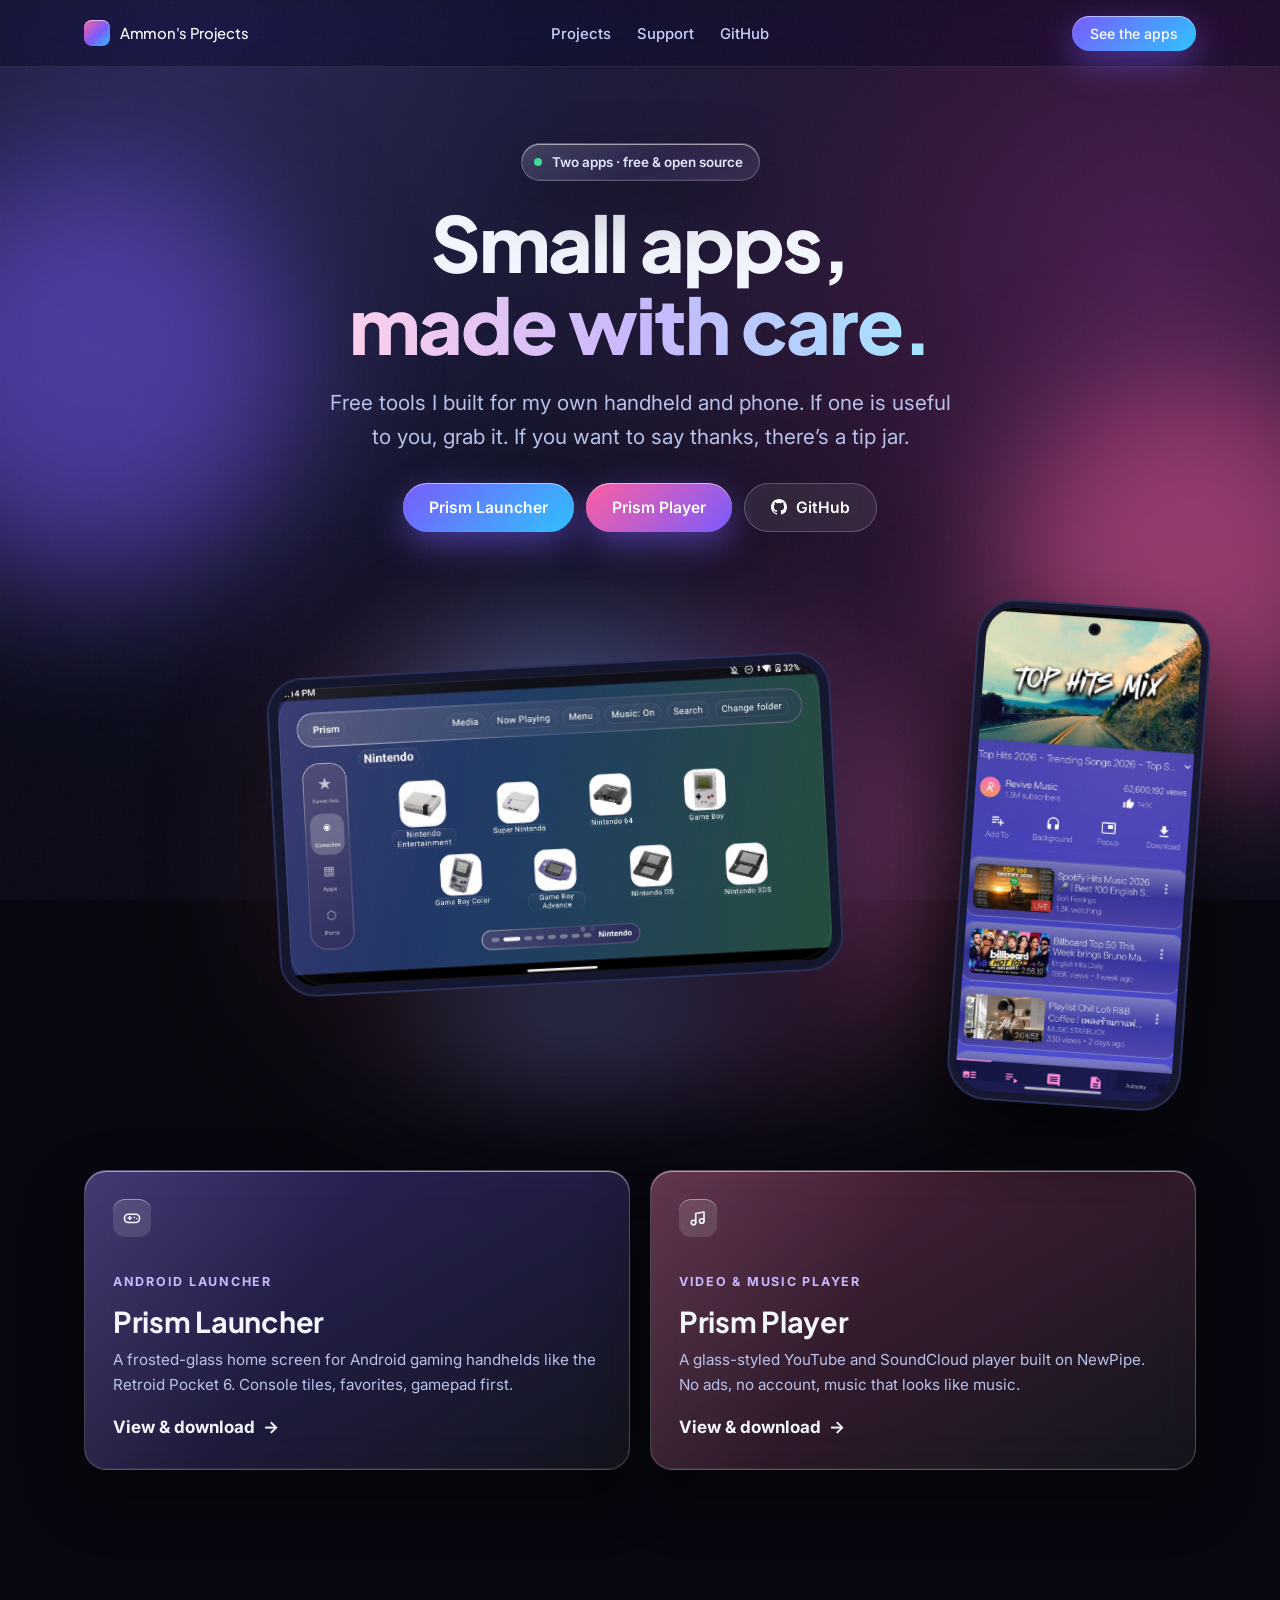
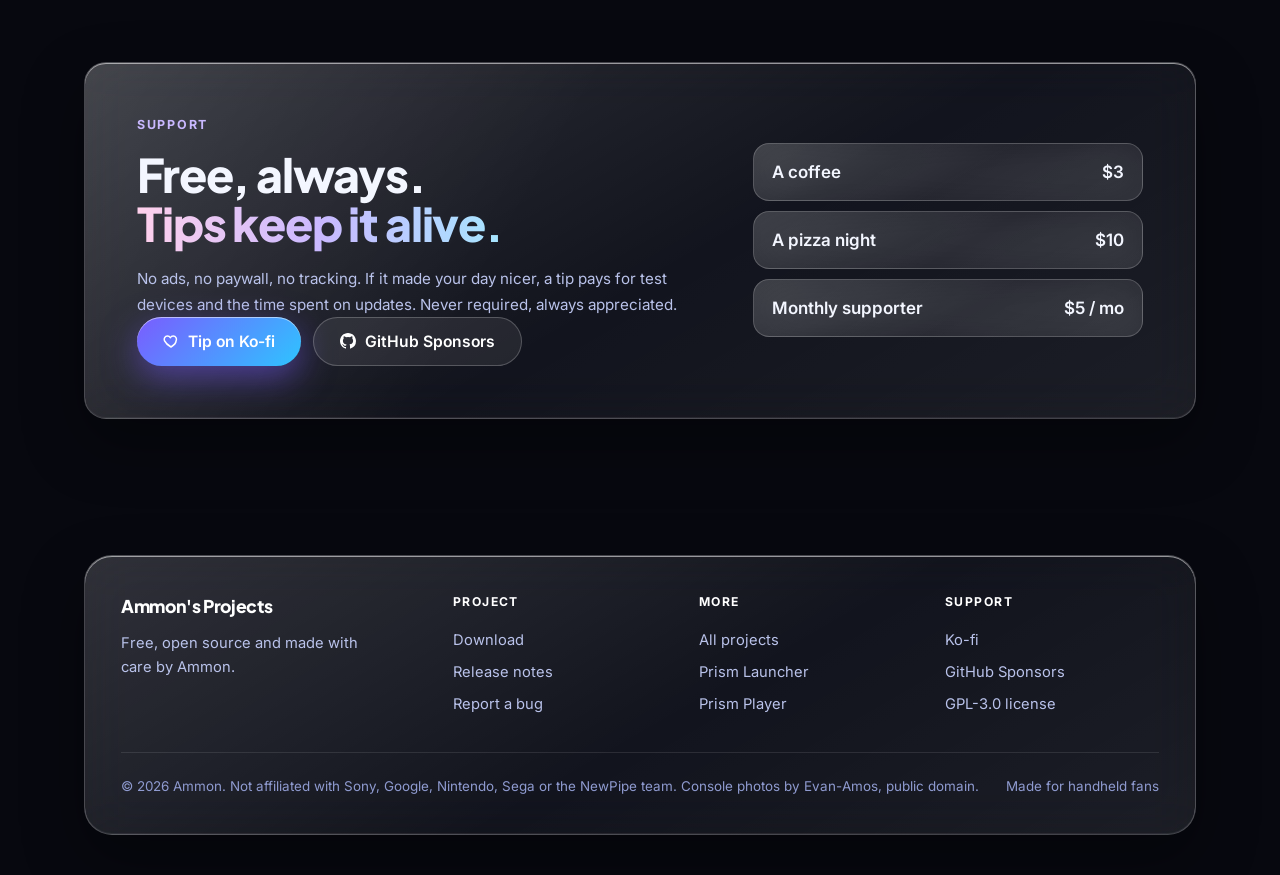
<file: docs/index.html>
<!doctype html><html lang="en"><head><meta charset="utf-8"><meta name="viewport" content="width=device-width,initial-scale=1"><title>Ammon's Projects</title><meta name="description" content="Free, open source apps for handhelds and phones."><meta property="og:title" content="Ammon's Projects"><meta property="og:description" content="Free, open source apps for handhelds and phones."><meta property="og:image" content="media/og.png"><meta name="theme-color" content="#0b0b17"><link rel="icon" href="media/favicon.svg"><link rel="preconnect" href="https://fonts.googleapis.com"><link rel="preconnect" href="https://fonts.gstatic.com" crossorigin><link href="https://fonts.googleapis.com/css2?family=Inter:wght@400;500;600;700&family=Plus+Jakarta+Sans:wght@700;800&display=swap" rel="stylesheet"><link rel="stylesheet" href="base.css"><link rel="stylesheet" href="frames.css"></head><body class="grain hub" id="top"><div class="bgfx hub" id="page"></div><div class="orb o1"></div><div class="orb o2"></div><div class="orb o3"></div><header class="nav"><div class="wrap in"><a class="brand" href="#top"><span class="mk"></span>Ammon's Projects</a><ul><li><a href="#apps">Projects</a></li><li><a href="#support">Support</a></li><li><a href="https://github.com/Tattoo-Designer">GitHub</a></li></ul><a class="btn sm acc" href="#apps">See the apps</a></div></header><main><section class="hero wrap"><span class="eyebrow"><i></i>Two apps &middot; free &amp; open source</span><h1>Small apps, <em>made with care.</em></h1><p class="lead">Free tools I built for my own handheld and phone. If one is useful to you, grab it. If you want to say thanks, there&rsquo;s a tip jar.</p>
<div class="cta"><a class="btn acc" href="launcher.html">Prism Launcher</a><a class="btn acc" href="player.html" style="background:linear-gradient(135deg,var(--g2),var(--g1))">Prism Player</a><a class="btn ghost" href="https://github.com/Tattoo-Designer"><svg width="16" height="16" viewBox="0 0 16 16" fill="currentColor" aria-hidden="true"><path d="M8 0C3.58 0 0 3.58 0 8c0 3.54 2.29 6.53 5.47 7.59.4.07.55-.17.55-.38v-1.33c-2.23.48-2.7-1.07-2.7-1.07-.36-.92-.89-1.17-.89-1.17-.73-.5.05-.49.05-.49.8.06 1.23.83 1.23.83.72 1.22 1.88.87 2.34.66.07-.52.28-.87.5-1.07-1.78-.2-3.64-.89-3.64-3.95 0-.87.31-1.59.82-2.15-.08-.2-.36-1.02.08-2.12 0 0 .67-.21 2.2.82a7.6 7.6 0 014 0c1.53-1.04 2.2-.82 2.2-.82.44 1.1.16 1.92.08 2.12.51.56.82 1.28.82 2.15 0 3.07-1.87 3.75-3.65 3.95.29.25.54.73.54 1.48v2.19c0 .21.15.46.55.38A8 8 0 0016 8c0-4.42-3.58-8-8-8z"/></svg> GitHub</a></div>
<div class="stage"><div style="display:flex;justify-content:center;align-items:center;gap:0;flex-wrap:wrap"><div class="frame-handheld tilt" style="width:min(560px,80%);transform:rotate(-3deg)"><div class="screen "><img src="media/launcher-02-consoles.jpg" alt="Prism Launcher" loading="lazy" ><div class="mock"><div class="mbg aurora"></div><div class="st"><span>9:41</span><span>&#9646;&#9646;&#9646; 82%</span></div><div class="mglass top"><span>Prism</span><span style="letter-spacing:.3em;font-weight:400">&#8981; &#9654; &#8942;</span></div><div class="mglass dk"><span>&#9733;</span><span>&#9638;</span><span>&#9703;</span><span>&#9881;</span></div><div class="grid"><div class="tile"><div class="mglass ic" style="position:relative;background:#fff"><img src="media/consoles/snes.jpg" alt=""></div>Super Nintendo</div><div class="tile"><div class="mglass ic" style="position:relative;background:#fff"><img src="media/consoles/gba.jpg" alt=""></div>Game Boy Advance</div><div class="tile"><div class="mglass ic" style="position:relative;background:#fff"><img src="media/consoles/psx.jpg" alt=""></div>PlayStation</div><div class="tile"><div class="mglass ic" style="position:relative;background:#fff"><img src="media/consoles/n64.jpg" alt=""></div>Nintendo 64</div><div class="tile"><div class="mglass ic" style="position:relative;background:#fff"><img src="media/consoles/genesis.jpg" alt=""></div>Genesis</div><div class="tile"><div class="mglass ic" style="position:relative;background:#fff"><img src="media/consoles/psp.jpg" alt=""></div>PSP</div><div class="tile"><div class="mglass ic" style="position:relative;background:#fff"><img src="media/consoles/gb.jpg" alt=""></div>Game Boy</div><div class="tile"><div class="mglass ic" style="position:relative;background:#fff"><img src="media/consoles/nes.jpg" alt=""></div>NES</div></div><div class="mglass seg"><span class="on">Favorites</span><span>Consoles</span><span>Apps</span><span>Ports</span></div></div></div></div><div class="frame-phone tilt" style="margin-left:-60px;transform:rotate(4deg) translateY(30px);z-index:2"><div class="screen "><img src="media/player-hero-player.jpg" alt="Prism Player" loading="lazy" ><div class="mock"><div class="pm"><div class="art"><div class="eq"><i></i><i></i><i></i><i></i><i></i><i></i></div></div><div class="title">Midnight Drive</div><div class="sub">Neon Tapes &middot; 3:42</div><div class="bar"><i></i></div><div class="mglass ctl" style="position:relative"><span>&#9198;</span><span style="font-size:1.3rem">&#10074;&#10074;</span><span>&#9197;</span></div><div class="mglass dock" style="position:relative"><span>&#8962;</span><span>&#9654;</span><span>&#9835;</span><span>&#9881;</span></div></div></div></div></div></div></div></section>
<section id="apps" class="rv"><div class="wrap"><div class="bento" style="gap:20px">
<a class="card w tilt" href="launcher.html" style="text-decoration:none;min-height:300px;background:linear-gradient(150deg,rgba(122,92,255,.35),rgba(255,255,255,.05))"><div class="ico"><svg width="16" height="16" viewBox="0 0 24 24" fill="none" stroke="currentColor" stroke-width="2.2" stroke-linecap="round" stroke-linejoin="round" aria-hidden="true"><rect x="2" y="7" width="20" height="11" rx="5"/><path d="M7 12h4M9 10v4M15 11h.01M18 13h.01"/></svg></div><span class="kick">Android launcher</span><h3 style="font-size:1.8rem">Prism Launcher</h3><p>A frosted-glass home screen for Android gaming handhelds like the Retroid Pocket 6. Console tiles, favorites, gamepad first.</p><span style="display:inline-flex;gap:8px;margin-top:16px;font-weight:700">View &amp; download <span>&rarr;</span></span></a>
<a class="card w tilt" href="player.html" style="text-decoration:none;min-height:300px;background:linear-gradient(150deg,rgba(255,95,162,.3),rgba(255,255,255,.05))"><div class="ico"><svg width="16" height="16" viewBox="0 0 24 24" fill="none" stroke="currentColor" stroke-width="2.2" stroke-linecap="round" stroke-linejoin="round" aria-hidden="true"><path d="M9 18V6l11-2v12"/><circle cx="6" cy="18" r="3"/><circle cx="17" cy="16" r="3"/></svg></div><span class="kick">Video &amp; music player</span><h3 style="font-size:1.8rem">Prism Player</h3><p>A glass-styled YouTube and SoundCloud player built on NewPipe. No ads, no account, music that looks like music.</p><span style="display:inline-flex;gap:8px;margin-top:16px;font-weight:700">View &amp; download <span>&rarr;</span></span></a></div></div></section>
<section id="support" class="rv"><div class="wrap"><div class="don card"><div><span class="kick">Support</span><h2>Free, always. <em>Tips keep it alive.</em></h2><p>No ads, no paywall, no tracking. If it made your day nicer, a tip pays for test devices and the time spent on updates. Never required, always appreciated.</p>
<div class="row"><a class="btn acc" href="https://ko-fi.com/prismapps"><svg width="16" height="16" viewBox="0 0 24 24" fill="none" stroke="currentColor" stroke-width="2.2" stroke-linecap="round" stroke-linejoin="round" aria-hidden="true"><path d="M12 21s-7.5-4.6-9.6-9.2C.8 8.2 3 4.5 6.6 4.5c2 0 3.6 1.1 4.4 2.6.8-1.5 2.4-2.6 4.4-2.6 3.6 0 5.8 3.7 4.2 7.3C19.5 16.4 12 21 12 21z"/></svg> Tip on Ko-fi</a><a class="btn ghost" href="https://github.com/sponsors/Tattoo-Designer"><svg width="16" height="16" viewBox="0 0 16 16" fill="currentColor" aria-hidden="true"><path d="M8 0C3.58 0 0 3.58 0 8c0 3.54 2.29 6.53 5.47 7.59.4.07.55-.17.55-.38v-1.33c-2.23.48-2.7-1.07-2.7-1.07-.36-.92-.89-1.17-.89-1.17-.73-.5.05-.49.05-.49.8.06 1.23.83 1.23.83.72 1.22 1.88.87 2.34.66.07-.52.28-.87.5-1.07-1.78-.2-3.64-.89-3.64-3.95 0-.87.31-1.59.82-2.15-.08-.2-.36-1.02.08-2.12 0 0 .67-.21 2.2.82a7.6 7.6 0 014 0c1.53-1.04 2.2-.82 2.2-.82.44 1.1.16 1.92.08 2.12.51.56.82 1.28.82 2.15 0 3.07-1.87 3.75-3.65 3.95.29.25.54.73.54 1.48v2.19c0 .21.15.46.55.38A8 8 0 0016 8c0-4.42-3.58-8-8-8z"/></svg> GitHub Sponsors</a></div></div>
<div class="tiers"><a href="https://ko-fi.com/prismapps"><span>A coffee</span><span>$3</span></a><a href="https://ko-fi.com/prismapps"><span>A pizza night</span><span>$10</span></a><a href="https://ko-fi.com/prismapps"><span>Monthly supporter</span><span>$5 / mo</span></a></div></div></div></section></main><footer><div class="wrap"><div class="panel"><div class="cols"><div><div class="brand" style="margin-bottom:10px">Ammon's Projects</div><p style="max-width:30ch">Free, open source and made with care by Ammon.</p></div>
<div><h4>Project</h4><a href="#download">Download</a><a href="https://github.com/Tattoo-Designer/prism-launcher/releases">Release notes</a><a href="https://github.com/Tattoo-Designer/prism-launcher/issues">Report a bug</a></div>
<div><h4>More</h4><a href="index.html">All projects</a><a href="launcher.html">Prism Launcher</a><a href="player.html">Prism Player</a></div>
<div><h4>Support</h4><a href="https://ko-fi.com/prismapps">Ko-fi</a><a href="https://github.com/sponsors/Tattoo-Designer">GitHub Sponsors</a><a href="https://github.com/Tattoo-Designer/prism-launcher/blob/main/LICENSE">GPL-3.0 license</a></div></div>
<div class="fine"><span>&copy; 2026 Ammon. Not affiliated with Sony, Google, Nintendo, Sega or the NewPipe team. Console photos by Evan-Amos, public domain.</span><span>Made for handheld fans</span></div></div></div></footer>
<script src="motion.js" defer></script></body></html>
</file>
<file: docs/base.css>
/* Prism site — shared tokens, glass, layout */
:root{--r:22px;--ease:cubic-bezier(.2,.7,.2,1);--ink:#f3f6ff;--muted:#b9c2ea;--dim:#8f9bd0;
 --g1:#7a5cff;--g2:#ff5fa2;--g3:#2ec4ff;--bg:#07080f;
 --glass-bg:linear-gradient(150deg,rgba(255,255,255,.17),rgba(255,255,255,.05) 55%,rgba(255,255,255,.09));
 --glass-edge:rgba(255,255,255,.2);--glass-shadow:inset 0 1px 0 rgba(255,255,255,.55),inset 0 -1px 0 rgba(255,255,255,.07),0 24px 60px rgba(0,0,0,.35)}
*{box-sizing:border-box}html{scroll-behavior:smooth;-webkit-text-size-adjust:100%}
body{margin:0;font:400 17px/1.65 "Inter",system-ui,"Segoe UI",sans-serif;color:var(--ink);background:var(--bg);min-height:100vh;overflow-x:hidden;-webkit-font-smoothing:antialiased}
.wrap{max-width:1160px;margin:0 auto;padding-inline:24px}
h1,h2,h3{font-family:"Plus Jakarta Sans","Inter",sans-serif;line-height:1.06;margin:0;letter-spacing:-.025em;text-wrap:balance}
h1{font-size:clamp(2.5rem,6.4vw,4.8rem);font-weight:800}h2{font-size:clamp(1.9rem,4.2vw,2.9rem);font-weight:800;margin-bottom:.4em}h3{font-size:1.2rem;font-weight:700;letter-spacing:-.01em;margin-bottom:.35em}
h1 em,h2 em{font-style:normal;background:linear-gradient(90deg,#ffd1ec,#c9b8ff 50%,#a6e6ff);-webkit-background-clip:text;background-clip:text;color:transparent}
p{margin:0 0 1em;max-width:60ch;color:var(--muted)}p.lead{font-size:clamp(1.05rem,1.9vw,1.3rem)}
a{color:inherit}
.kick{font-size:.78rem;font-weight:700;letter-spacing:.14em;text-transform:uppercase;margin-bottom:14px;display:block;color:#c9b8ff}
.sec-head{max-width:680px;margin-bottom:40px}
section{padding-block:clamp(56px,8vw,96px);position:relative}
/* backgrounds */
.bgfx{position:fixed;inset:0;z-index:-2;background:radial-gradient(circle at 20% 15%,#2b2a5a,transparent 60%),#0c0d1a;transition:background .6s}
.bgfx.aurora{background:linear-gradient(135deg,#ff5fa2,#7a5cff,#2ec4ff,#2effb0,#ffd45f,#ff5fa2);background-size:400% 400%;animation:drift 60s ease-in-out infinite;filter:saturate(.9) brightness(.42)}
.bgfx.player{background:linear-gradient(135deg,#ff5fa2,#7a5cff,#2ec4ff,#2effb0,#ff5fa2);background-size:400% 400%;animation:drift 50s ease-in-out infinite;filter:brightness(.3) saturate(.9)}
.bgfx.hub{background:radial-gradient(circle at 15% 0,#2b2a5a,transparent 55%),radial-gradient(circle at 90% 30%,#4a1f4f,transparent 50%),#0b0c18}
@keyframes drift{50%{background-position:100% 50%}}
.orb{position:fixed;border-radius:50%;filter:blur(70px);opacity:.5;z-index:-1;pointer-events:none;animation:orb 26s ease-in-out infinite alternate}
.o1{width:420px;height:420px;left:-120px;top:18%;background:var(--g1)}.o2{width:380px;height:380px;right:-100px;top:42%;background:var(--g2);animation-duration:31s}.o3{width:360px;height:360px;left:30%;bottom:-120px;background:var(--g3);animation-duration:37s}
@keyframes orb{to{transform:translate3d(60px,-40px,0) scale(1.12)}}
.grain::after{content:"";position:fixed;inset:0;pointer-events:none;z-index:100;opacity:.05;background-image:url("data:image/svg+xml,%3Csvg xmlns='http://www.w3.org/2000/svg' width='160' height='160'%3E%3Cfilter id='n'%3E%3CfeTurbulence baseFrequency='.8' numOctaves='2'/%3E%3C/filter%3E%3Crect width='100%25' height='100%25' filter='url(%23n)'/%3E%3C/svg%3E")}
/* glass */
.glass,.card,.card-f,.chip,.tabs,.pick,.eyebrow,.panel{position:relative;background:var(--glass-bg);border:1px solid var(--glass-edge);box-shadow:var(--glass-shadow);backdrop-filter:blur(24px) saturate(1.5);-webkit-backdrop-filter:blur(24px) saturate(1.5)}
.card{padding:28px;border-radius:var(--r);transition:transform .3s var(--ease)}
.card::before{content:"";position:absolute;inset:0;border-radius:inherit;pointer-events:none;background:linear-gradient(120deg,rgba(255,255,255,.2),transparent 40%);opacity:.5}
.card>*{position:relative}
.panel{border-radius:28px}
/* nav */
header.nav{position:sticky;top:0;z-index:50;background:rgba(10,11,26,.45);border-bottom:1px solid rgba(255,255,255,.08);backdrop-filter:blur(18px) saturate(1.5);-webkit-backdrop-filter:blur(18px) saturate(1.5)}
header.nav .in{display:flex;align-items:center;justify-content:space-between;gap:16px;height:66px}
header.nav ul{display:flex;gap:26px;list-style:none;margin:0;padding:0}
header.nav a{text-decoration:none;font-size:.93rem;font-weight:500;color:#c9d2ff}header.nav a:hover{color:#fff}
.brand{display:flex;align-items:center;gap:10px;font-family:"Plus Jakarta Sans",sans-serif;font-weight:800;font-size:1.1rem;letter-spacing:-.02em;color:#fff!important}
.brand .mk{width:26px;height:26px;border-radius:8px;display:block;box-shadow:inset 0 1px 0 #fff9;background:linear-gradient(135deg,var(--g2),var(--g1) 55%,var(--g3))}
@media(max-width:820px){header.nav ul{display:none}}
/* buttons */
.btn{display:inline-flex;align-items:center;justify-content:center;gap:9px;padding:14px 26px;border-radius:99px;font:600 .98rem "Inter",sans-serif;text-decoration:none;transition:transform .25s var(--ease),box-shadow .25s,background .25s;border:0;cursor:pointer;white-space:nowrap;color:#fff}
.btn:hover{transform:translateY(-2px)}.btn.sm{padding:9px 18px;font-size:.88rem}
.btn svg{width:16px;height:16px;flex:none}
.btn.acc{background:linear-gradient(180deg,#fff,#dcd6ff);color:#16143a;box-shadow:0 10px 30px rgba(122,92,255,.4),inset 0 -2px 0 rgba(0,0,0,.08)}
.player .btn.acc,.hub .btn.acc{background:linear-gradient(135deg,var(--g2),var(--g1) 55%,var(--g3));color:#fff;box-shadow:0 12px 34px rgba(122,92,255,.5),inset 0 1px 0 #fff8}
.hub .btn.acc{background:linear-gradient(135deg,var(--g1),var(--g3))}
.btn.ghost{background:rgba(255,255,255,.08);border:1px solid rgba(255,255,255,.22)}.btn.ghost:hover{background:rgba(255,255,255,.16)}
a:focus-visible,.btn:focus-visible,button:focus-visible,summary:focus-visible{outline:3px solid #ffb938;outline-offset:3px}
.cta{display:flex;gap:12px;flex-wrap:wrap;margin-top:28px}
.eyebrow{display:inline-flex;align-items:center;gap:10px;padding:7px 16px 7px 12px;border-radius:99px;font-size:.84rem;font-weight:600;color:#e5e9ff}
.eyebrow i{width:8px;height:8px;border-radius:50%;background:#3ddc97;box-shadow:0 0 0 0 #3ddc9788;animation:pulse 2.2s infinite}
@keyframes pulse{70%{box-shadow:0 0 0 9px #3ddc9700}100%{box-shadow:0 0 0 0 #3ddc9700}}
/* hero */
.hero{padding-block:clamp(36px,6vw,76px) 0;text-align:center}
.hero h1{margin:20px auto 0;max-width:16ch}.hero .lead{margin:22px auto 0;max-width:48ch}.hero .cta{justify-content:center}
.meta{display:flex;gap:10px 22px;justify-content:center;flex-wrap:wrap;margin-top:20px;font-size:.86rem;color:var(--dim)}
.stage{position:relative;margin-top:44px}
.stage::before{content:"";position:absolute;left:50%;top:55%;width:80%;height:70%;transform:translate(-50%,-50%);filter:blur(90px);opacity:.5;z-index:-1;border-radius:50%;background:radial-gradient(circle,var(--g1),var(--g2) 55%,transparent 70%)}
.chip{position:absolute;z-index:5;display:flex;align-items:center;gap:8px;padding:8px 14px;border-radius:14px;font-size:.82rem;font-weight:600;animation:bob 7s ease-in-out infinite;background:rgba(20,22,44,.6)}
.chip svg{width:15px;height:15px}
@keyframes bob{50%{transform:translateY(-10px)}}
@media(max-width:820px){.chip{display:none}}
.pick,.tabs{display:inline-flex;gap:3px;padding:4px;border-radius:99px;background:rgba(0,0,0,.3)}
.pick button,.tabs button{font:600 .85rem Inter,sans-serif;color:#cfd6ff;background:transparent;border:0;border-radius:99px;padding:8px 18px;cursor:pointer;transition:background .2s}
.pick button[aria-pressed=true],.tabs button[aria-selected=true]{background:rgba(255,255,255,.2);color:#fff}
.strip{display:flex;justify-content:center;gap:12px 34px;flex-wrap:wrap;padding:16px 30px;font-size:.9rem;font-weight:500;color:var(--muted);max-width:880px;margin:52px auto 0;border-radius:99px}
/* bento */
.bento{display:grid;gap:16px;grid-template-columns:repeat(6,1fr)}
.bento .card{grid-column:span 2;min-height:180px;display:flex;flex-direction:column;justify-content:flex-end}
.bento .card.w{grid-column:span 3}.bento .card.x{grid-column:span 4}
@media(max-width:900px){.bento .card,.bento .card.w,.bento .card.x{grid-column:span 6}}
.card:hover{transform:translateY(-3px)}
.card .ico{width:38px;height:38px;border-radius:12px;display:grid;place-items:center;margin-bottom:auto;background:rgba(255,255,255,.12);box-shadow:inset 0 1px 0 #fff6}
.card .ico svg{width:18px;height:18px}
.card p{margin:0;font-size:.95rem}
/* stories (scroll-pinned) */
.stories{display:grid;grid-template-columns:1fr 1.1fr;gap:48px;align-items:start}
.stories .sticky{position:sticky;top:96px}
.story{min-height:60vh;display:flex;flex-direction:column;justify-content:center;padding:24px 0;opacity:.35;transition:opacity .5s}
.story.on{opacity:1}.story h3{font-size:1.6rem}
@media(max-width:860px){.stories{grid-template-columns:1fr}.stories .sticky{position:static}.story{min-height:0;opacity:1}.story .mob{display:block;margin-top:18px}}
.story .mob{display:none}
/* screens */
.screen{position:absolute;inset:0;overflow:hidden;background:#0c0d1a}
.screen img,.screen video{position:absolute;inset:0;width:100%;height:100%;object-fit:cover;display:block;opacity:1;transition:opacity .5s}
.screen.nomedia img,.screen.nomedia video{display:none}
.screen .mock{position:absolute;inset:0;display:none}.screen.nomedia .mock{display:block}
.screen.sw>*{opacity:0;transition:opacity .5s}.screen.sw>.on,.screen.sw.nomedia>.mock{opacity:1}
/* download */
.dl{display:grid;grid-template-columns:1.1fr .9fr;border-radius:28px;overflow:hidden;padding:0!important}
@media(max-width:860px){.dl{grid-template-columns:1fr}}
.dl>div{padding:clamp(24px,4vw,44px)}
.relcol{background:linear-gradient(160deg,rgba(255,255,255,.08),rgba(0,0,0,.2));border-left:1px solid rgba(255,255,255,.08)}
@media(max-width:860px){.relcol{border-left:0;border-top:1px solid rgba(255,255,255,.08)}}
.pane[hidden]{display:none}.tabs{margin-bottom:22px;flex-wrap:wrap}
.steps{counter-reset:s;list-style:none;padding:0;margin:0;display:grid;gap:16px}
.steps li{counter-increment:s;padding-left:52px;position:relative;line-height:1.5;color:var(--muted)}.steps li b{color:#fff}
.steps li::before{content:counter(s);position:absolute;left:0;top:-2px;width:34px;height:34px;border-radius:50%;display:grid;place-items:center;font-weight:700;font-size:.9rem;background:rgba(255,255,255,.14);color:#fff}
.rel div{display:flex;justify-content:space-between;gap:16px;padding:13px 0;font-size:.93rem;border-bottom:1px solid rgba(255,255,255,.08);color:var(--muted)}.rel b{color:#fff}
.rel code{font-size:.78rem;word-break:break-all;text-align:right}
.qr{width:120px;height:120px;border-radius:14px;background:#fff;padding:8px;margin-top:20px}
/* support */
.don{display:grid;grid-template-columns:1.2fr .8fr;gap:30px;align-items:center;padding:clamp(28px,5vw,52px)}
@media(max-width:860px){.don{grid-template-columns:1fr}}
.don .row{display:flex;gap:12px;flex-wrap:wrap}
.tiers{display:grid;gap:10px}.tiers a{display:flex;justify-content:space-between;padding:14px 18px;border-radius:16px;text-decoration:none;font-weight:600;background:var(--glass-bg);border:1px solid var(--glass-edge);backdrop-filter:blur(20px);transition:transform .2s}.tiers a:hover{transform:translateX(4px)}
/* faq */
details.card-f{border-radius:18px;margin-bottom:12px}details summary{cursor:pointer;font-weight:600;padding:20px 24px;list-style:none;display:flex;justify-content:space-between;gap:16px}
details summary::-webkit-details-marker{display:none}details summary::after{content:"+";font-size:1.4rem;line-height:1;transition:transform .25s}
details[open] summary::after{transform:rotate(45deg)}details p{padding:0 24px 20px;margin:0}
/* footer */
footer{padding-block:40px 40px;font-size:.92rem}
footer .panel{padding:36px}
footer .cols{display:grid;grid-template-columns:1.4fr repeat(3,1fr);gap:32px}
@media(max-width:760px){footer .cols{grid-template-columns:1fr 1fr}}
footer h4{margin:0 0 12px;font-size:.76rem;letter-spacing:.12em;text-transform:uppercase;color:#fff}
footer a{display:block;text-decoration:none;padding:4px 0;color:var(--muted)}footer a:hover{color:#fff}
footer .fine{margin-top:32px;padding-top:22px;font-size:.84rem;display:flex;justify-content:space-between;gap:16px;flex-wrap:wrap;border-top:1px solid rgba(255,255,255,.1);color:var(--dim)}
/* reveal + tilt */
.rv{opacity:0;transform:translateY(24px);transition:opacity .8s var(--ease),transform .8s var(--ease)}.rv.in{opacity:1;transform:none}
.tilt{transform-style:preserve-3d;transition:transform .35s var(--ease);will-change:transform}
.note{border-left:3px solid #ffb938;padding:2px 0 2px 16px;color:#e9d7a8;font-size:.93rem;margin-top:22px}
.swat{display:flex;gap:10px;margin-top:22px}.swat i{width:44px;height:44px;border-radius:14px;box-shadow:inset 0 1px 0 #fff8,0 8px 20px rgba(0,0,0,.4)}
@media(prefers-reduced-motion:reduce){.rv{opacity:1;transform:none;transition:none}.chip,.eyebrow i,.orb,.bgfx{animation:none!important}.tilt{transition:none}video{display:none}.screen video+img{display:block}}
.emulist{list-style:none;margin:14px 0 0;padding:0;display:grid;gap:6px}
.emulist li{display:flex;justify-content:space-between;gap:12px;align-items:baseline;padding:8px 12px;border-radius:12px;background:rgba(255,255,255,.06);border:1px solid rgba(255,255,255,.1);font-size:.92rem}
.emulist li span{color:var(--dim);font-size:.82rem;text-align:right}
.tags{display:flex;flex-wrap:wrap;gap:8px;margin-top:16px}
.tag{padding:7px 12px;border-radius:99px;font-size:.84rem;background:linear-gradient(160deg,rgba(255,255,255,.16),rgba(255,255,255,.05));border:1px solid rgba(255,255,255,.18);backdrop-filter:blur(10px)}
.tag.dim{color:var(--dim);background:transparent}
@media(max-width:860px){#emulators .bento>.card{grid-column:span 12!important}}
</file>
<file: docs/frames.css>
/* Device frames. .frame-handheld = 16:9 handheld; .frame-phone = 9:19.5 phone. Put a .screen inside. */
.frame-handheld{position:relative;width:min(760px,100%);aspect-ratio:16/9;border-radius:34px;border:9px solid #14172e;overflow:hidden;margin-inline:auto;box-shadow:0 0 0 2px #2a2f58,0 50px 100px rgba(0,0,0,.6);background:#0c0d1a}
.frame-handheld::after{content:"";position:absolute;inset:0;border-radius:inherit;pointer-events:none;box-shadow:inset 0 0 0 1px rgba(255,255,255,.08);background:linear-gradient(115deg,rgba(255,255,255,.08),transparent 35%)}
.frame-phone{position:relative;width:min(230px,28vw);min-width:170px;aspect-ratio:9/19.5;border-radius:38px;border:7px solid #15182f;overflow:hidden;background:#0b0c1a;box-shadow:0 0 0 2px #2b3058,0 40px 80px rgba(0,0,0,.6);flex:none}
.frame-phone::before{content:"";position:absolute;top:10px;left:50%;width:12px;height:12px;border-radius:50%;background:#000;transform:translateX(-50%);z-index:3;box-shadow:inset 0 0 0 2px #1b1f3a}
.frame-phone::after{content:"";position:absolute;inset:0;border-radius:inherit;pointer-events:none;background:linear-gradient(115deg,rgba(255,255,255,.07),transparent 35%);z-index:3}
.frame-phone.sm{width:min(190px,22vw);min-width:150px}
/* ---- CSS mocks shown while no media exists ---- */
.mock{--u:min(7.6px,.78vw);font-family:Inter,sans-serif;color:#e8ecff}
.mock .mbg{position:absolute;inset:0;background:radial-gradient(circle at 20% 15%,#2b2a5a,transparent 60%),#0c0d1a;transition:background .6s}
.mock .mbg.aurora{background:linear-gradient(135deg,#ff5fa2,#7a5cff,#2ec4ff,#2effb0,#ffd45f,#ff5fa2);background-size:400% 400%;filter:brightness(.55)}
.mock .mbg.rose{background:linear-gradient(160deg,#3a1030,#7a2a52 60%,#c4627a)}.mock .mbg.mint{background:linear-gradient(160deg,#07302f,#0f6b66 60%,#46c7a8)}
.mock .mglass{position:absolute;background:linear-gradient(160deg,rgba(255,255,255,.2),rgba(255,255,255,.06));border:1px solid rgba(255,255,255,.22);box-shadow:inset 0 1px 0 rgba(255,255,255,.6),0 8px 22px rgba(0,0,0,.28);backdrop-filter:blur(14px)}
.mock .top{left:9%;right:2.5%;top:9%;height:11%;border-radius:99px;display:flex;justify-content:space-between;align-items:center;padding:0 2.5%;font-weight:700;font-size:calc(2*var(--u))}
.mock .dk{left:1.6%;top:24%;bottom:16%;width:5.8%;border-radius:99px;display:flex;flex-direction:column;justify-content:space-around;align-items:center;font-size:calc(2*var(--u))}
.mock .grid{position:absolute;left:9%;right:2.5%;top:23%;bottom:21%;display:grid;grid-template-columns:repeat(4,1fr);grid-template-rows:repeat(2,1fr);gap:3%}
.mock .tile{display:flex;flex-direction:column;align-items:center;justify-content:center;gap:4%;font-size:calc(1.4*var(--u));white-space:nowrap}
.mock .tile .ic{position:relative;width:42%;aspect-ratio:1;border-radius:22%;display:grid;place-items:center;font-weight:800;font-size:calc(1.9*var(--u));overflow:hidden}
.mock .tile .ic img{width:80%;height:80%;object-fit:contain;mix-blend-mode:multiply;filter:brightness(1.05)}
.mock .seg{left:50%;transform:translateX(-50%);bottom:3.5%;display:flex;padding:1%;border-radius:99px;font-size:calc(1.6*var(--u));gap:2px}.mock .seg span{padding:.7em 1.6em;border-radius:99px}.mock .seg .on{background:rgba(255,255,255,.3)}
.mock .st{position:absolute;inset:0 0 auto;height:5.5%;background:rgba(6,7,16,.55);font-size:calc(1.4*var(--u));display:flex;justify-content:space-between;padding:.4% 2%}
/* phone mock */
.pm{position:absolute;inset:0;display:flex;flex-direction:column;padding:34px 12px 12px;gap:8px;font-size:.78rem}
.pm .pill{height:34px;border-radius:17px;display:flex;align-items:center;justify-content:space-between;padding:0 12px;font-weight:700}
.pm .vid{height:100px;border-radius:16px;background:linear-gradient(135deg,#7a5cff,#ff5fa2);position:relative;overflow:hidden}
.pm .vid::after{content:"";position:absolute;left:50%;top:50%;width:34px;height:34px;border-radius:50%;background:rgba(255,255,255,.85);transform:translate(-50%,-50%);clip-path:polygon(35% 25%,80% 50%,35% 75%)}
.pm .row{height:48px;border-radius:14px;display:flex;gap:10px;align-items:center;padding:0 10px}.pm .row b{width:30px;height:30px;border-radius:8px;background:rgba(255,255,255,.25);flex:none}.pm .row i{height:6px;border-radius:4px;background:rgba(255,255,255,.35);flex:1;box-shadow:0 12px 0 -1px rgba(255,255,255,.18)}
.pm .art{margin:8px 12px 10px;aspect-ratio:1;border-radius:20px;background:linear-gradient(135deg,#2ec4ff,#7a5cff 55%,#ff5fa2);box-shadow:0 20px 40px rgba(0,0,0,.5);position:relative;overflow:hidden}
.pm .art .eq{position:absolute;left:0;right:0;bottom:0;height:40%;display:flex;align-items:flex-end;justify-content:center;gap:5px;padding-bottom:12px}
.pm .art .eq i{width:5px;border-radius:3px;background:rgba(255,255,255,.75);animation:eq 1.1s ease-in-out infinite alternate}
.pm .art .eq i:nth-child(2){animation-delay:-.2s}.pm .art .eq i:nth-child(3){animation-delay:-.5s}.pm .art .eq i:nth-child(4){animation-delay:-.1s}.pm .art .eq i:nth-child(5){animation-delay:-.7s}.pm .art .eq i:nth-child(6){animation-delay:-.35s}
@keyframes eq{from{height:18%}to{height:85%}}
.pm .bar{height:5px;border-radius:3px;background:rgba(255,255,255,.2);margin:4px 14px;overflow:hidden}.pm .bar i{display:block;width:40%;height:100%;border-radius:3px;background:#fff;animation:prog 18s linear infinite}
@keyframes prog{from{width:5%}to{width:95%}}
.pm .ctl{height:46px;border-radius:23px;margin:10px 18px 0;display:flex;align-items:center;justify-content:space-around;font-size:1rem}
.pm .sq{display:grid;grid-template-columns:1fr 1fr;gap:8px}.pm .sq div{aspect-ratio:1;border-radius:14px}
.pm .dock{margin-top:auto;height:44px;border-radius:22px;display:flex;align-items:center;justify-content:space-around;font-size:.95rem}
.pm .title{font-weight:700;font-size:.9rem;margin:0 14px}.pm .sub{color:#c3cbf0;font-size:.75rem;margin:0 14px 6px}
/* video vs music morph */
.pm.music .vid{height:0;margin:0;opacity:0}.pm.music .row{opacity:0;height:0;margin:0}
.pm.music .sq{opacity:1;max-height:400px}.pm.video .sq{opacity:0;max-height:0;overflow:hidden}
.pm .vid,.pm .row,.pm .sq{transition:all .55s var(--ease)}
@media(prefers-reduced-motion:reduce){.pm .art .eq i,.pm .bar i{animation:none}}
</file>
